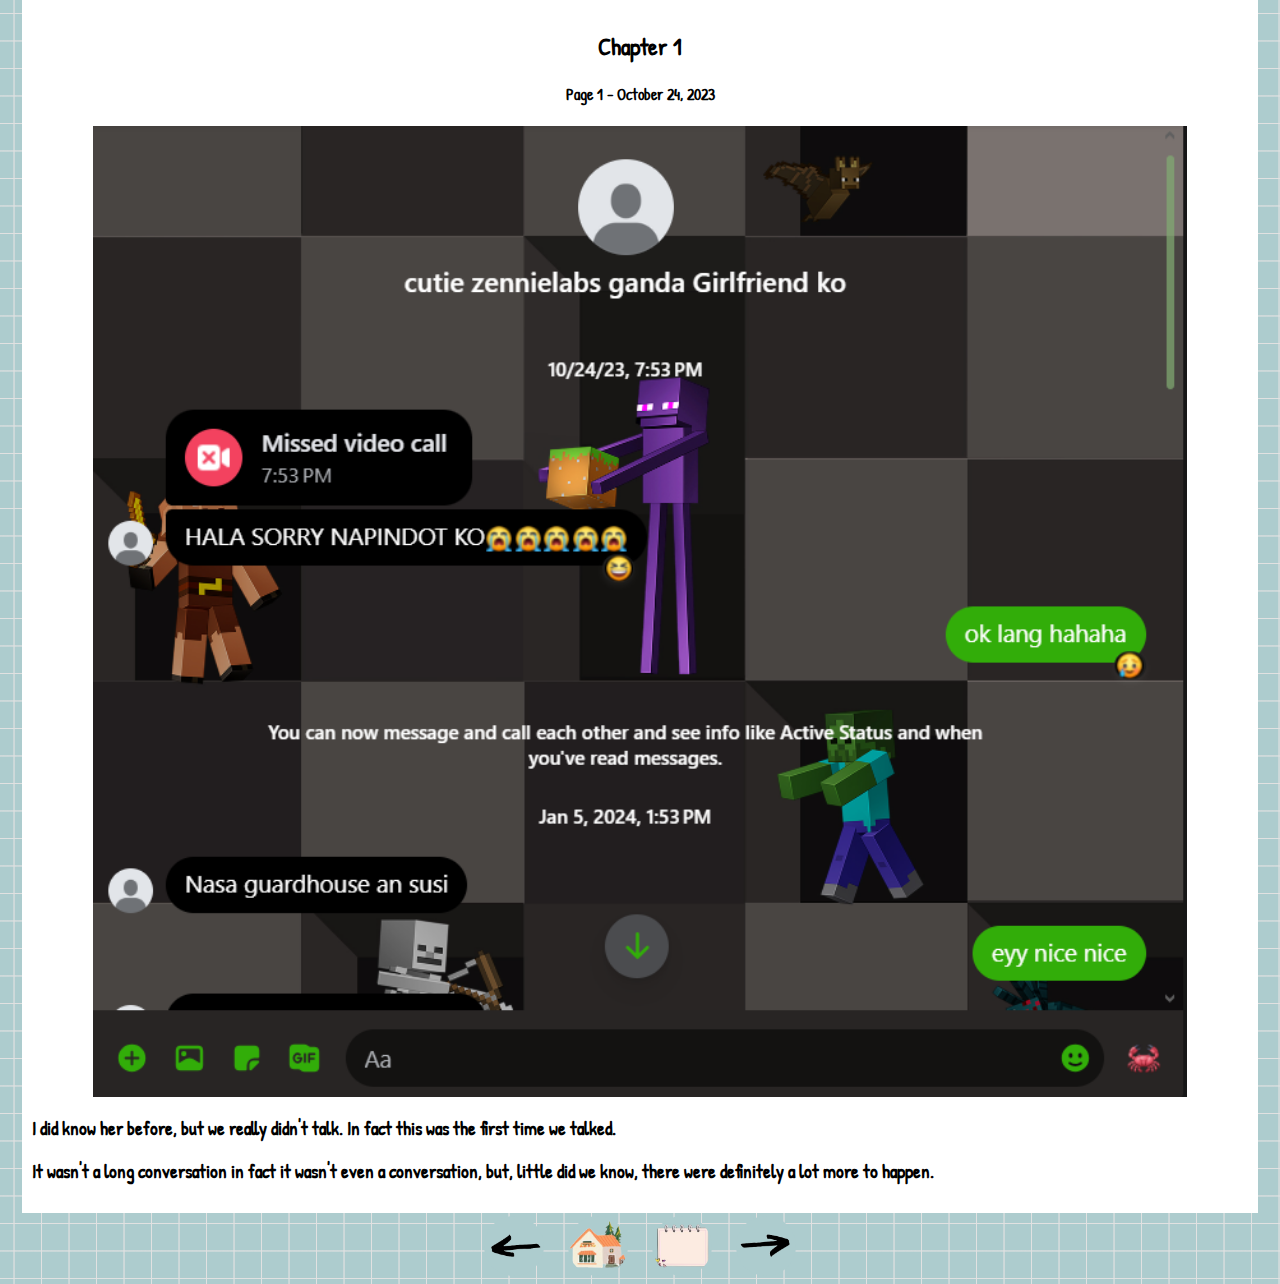
<file: journal.html>
<!DOCTYPE html>
<html lang="en">
  <head>
    <meta charset="UTF-8" />
    <meta name="viewport" content="width=device-width, initial-scale=1.0" />
    <title>Zen&Lei</title>
    <link rel="stylesheet" href="global.css" />
    <link rel="stylesheet" href="journal.css" />
  </head>

  <body>
    <center>
      <div class="notebook">
        <div class="spacer"></div>
        <div class="content">
          <div class="chapter_1" id="chapter_1">
            <h2 class="heading">Chapter 1</h2>
            <div id="page1" class="page1">
              <h4 class="date">Page 1 - October 24, 2023</h4>
              <img
                class="imageContents"
                src="Chapter1/firstChat.png"
                alt="Cant load image"
              />
              <h3>
                I did know her before, but we really didn't talk. In fact this
                was the first time we talked.
              </h3>
              <h3>
                It wasn't a long conversation in fact it wasn't even a
                conversation, but, little did we know, there were definitely a
                lot more to happen.
              </h3>
            </div>
            <div class="page2" id="page2">
              <h4 class="date">Page 2 - January 5, 2024</h4>
              <img
                class="imageContents"
                src="Chapter1/2ndChat.png"
                alt="Cant load image"
              />
              <h3>
                This, this was the start. That day i asked for the key to our
                room at school in our group chat and turns out she was the last
                one to leave earlier.
              </h3>
              <h3>
                I asked her is she wanted to join us for a pictorial but she
                declined.
              </h3>
            </div>
            <div class="page3" id="page3">
              <h4 class="date">Page 3 - January 12, 2024</h4>
              <img
                class="imageContents"
                src="Chapter1/4thChat.png"
                alt="Cant load image"
              />
              <h3>
                Then she treated me and her research group with pastil, I was
                gonna pay for myself but she really insisted to pay. We ate and
                had drinks and had small talks, oh and yeah I messed up the
                drink, stabbed the plastic too hard and it spilled everywhere.
                <br /><br />
                After these events I promised her I would give her a car
                someday. <br /><br />
                I then invited her to my so called “company” well here’s me a
                year later writing this and that “company” is long gone. I was
                really eager to invite her for her skills in crochet since the
                company I made with paulo, charlz and john robert was about a
                freelancing thingy. The team would advertise her works and we’d
                get a percentage and maybe we could work together and well get
                to know each other more. Sadly, she declined the offer because
                she didn’t have enough time.
              </h3>
            </div>
            <div class="page4" id="page4">
              <h4 class="date">Page 4 - January 15, 2024</h4>
              <img
                class="imageContents"
                src="Chapter1/5thChat.png"
                alt="Cant load image"
              />
              <h3>
                Our conversations next were mostly about school like what to
                review, I made a few practice quizzes for us and our friends to
                use as reviewers, I remember one time she had the lowest score
                in the practice review but she got the highest score in our
                friend group when it came to the real quiz, she’s really good at
                these. <br /><br />
                At this point we were talking non stop every night just random
                topics, she told me about how much she loves horror movies
                especially chucky and the conjuring series.
              </h3>
            </div>
          </div>
          <div class="chapter_2">
            <h2 class="heading">Chapter 2</h2>
          </div>
        </div>
      </div>
      <div class="spacerFooter"></div>
      <table>
        <tr>
          <td>
            <center>
              <img
                class="buttons"
                id="back_button"
                onclick="return_page()"
                src="contents/left_arrow.png"
                alt="Cant load image"
              />
              <img
                class="buttons"
                id="home_button"
                onclick="home()"
                src="contents/home_icon.png"
                alt="Cant load image"
              />
              <img
                class="buttons"
                id="tableOfContents_button"
                src="contents/table_of_contents.png"
                alt="Cant load image"
              />
              <img
                class="buttons"
                id="next_button"
                onclick="next_page()"
                src="contents/right_arrow.png"
                alt="Cant load image"
              />
            </center>
          </td>
        </tr>
      </table>
    </center>
    <script src="journal.js"></script>
  </body>
</html>
</file>
<file: global.css>
@font-face {
  font-family: handwriting;
  src: url(Pixelify_Sans/PatrickHand-Regular.ttf);
}

::-webkit-scrollbar {
  display: none; /* For Chrome, Safari, and Opera */
}

body,
html {
  --color: #e1e1e1;
  background-color: #adccce;
  background-image: linear-gradient(
      0deg,
      transparent 24%,
      var(--color) 25%,
      var(--color) 26%,
      transparent 27%,
      transparent 74%,
      var(--color) 75%,
      var(--color) 76%,
      transparent 77%,
      transparent
    ),
    linear-gradient(
      90deg,
      transparent 24%,
      var(--color) 25%,
      var(--color) 26%,
      transparent 27%,
      transparent 74%,
      var(--color) 75%,
      var(--color) 76%,
      transparent 77%,
      transparent
    );
  background-size: 55px 55px;
  height: 100%;
  font-family: handwriting;
  user-select: none;
  margin: 0;
}

.buttons {
  background-color: #adccce;
  color: black;
  margin-left: 10px;
  margin-right: 10px;
  width: 60px;
  border-radius: 50%;
  text-decoration: none;
}

.buttons:hover {
  background-color: #adccce;
  color: black;
}

.buttons:active {
  background-color: white;
  color: black;
}

.header-spacer {
  height: 90px;
}

.nav-bar {
  position: fixed;
  width: 100%;
  background-color: white;
  height: 60px;
  padding: 15px 0px 0px 0px;
  margin: 0px 0px 0px 0px;
}

.nav-bar p {
  font-size: 30px;
  margin: 0;
  padding-left: 10px;
  float: left;
}

.img-logo {
  float: left;
  width: 50px;
  padding-left: 15px;
  border-radius: 50%;
}

.home-button {
  height: 50px;
  padding: 5px;
  margin: -10px 15px 0px 0px;
  float: right;
  border-radius: 50%;
  background-color: yellow;
}
</file>
<file: journal.css>
body,
html {
  background-color: #adccce;
  user-select: none;
}

.notebook {
  width: 95%;
  background-color: white;
  padding: 10px;
}

h3 {
  text-align: justify;
}

.imageContents {
  display: block;
  margin-left: auto;
  margin-right: auto;
  width: 90%;
}

/* Chapter 1 */
.chapter_1 {
  display: block;
}

.page2 {
  display: none;
}

.page3 {
  display: none;
}

.page4 {
  display: none;
}

/* Chapter 2 */
.chapter_2 {
  display: none;
}
</file>
